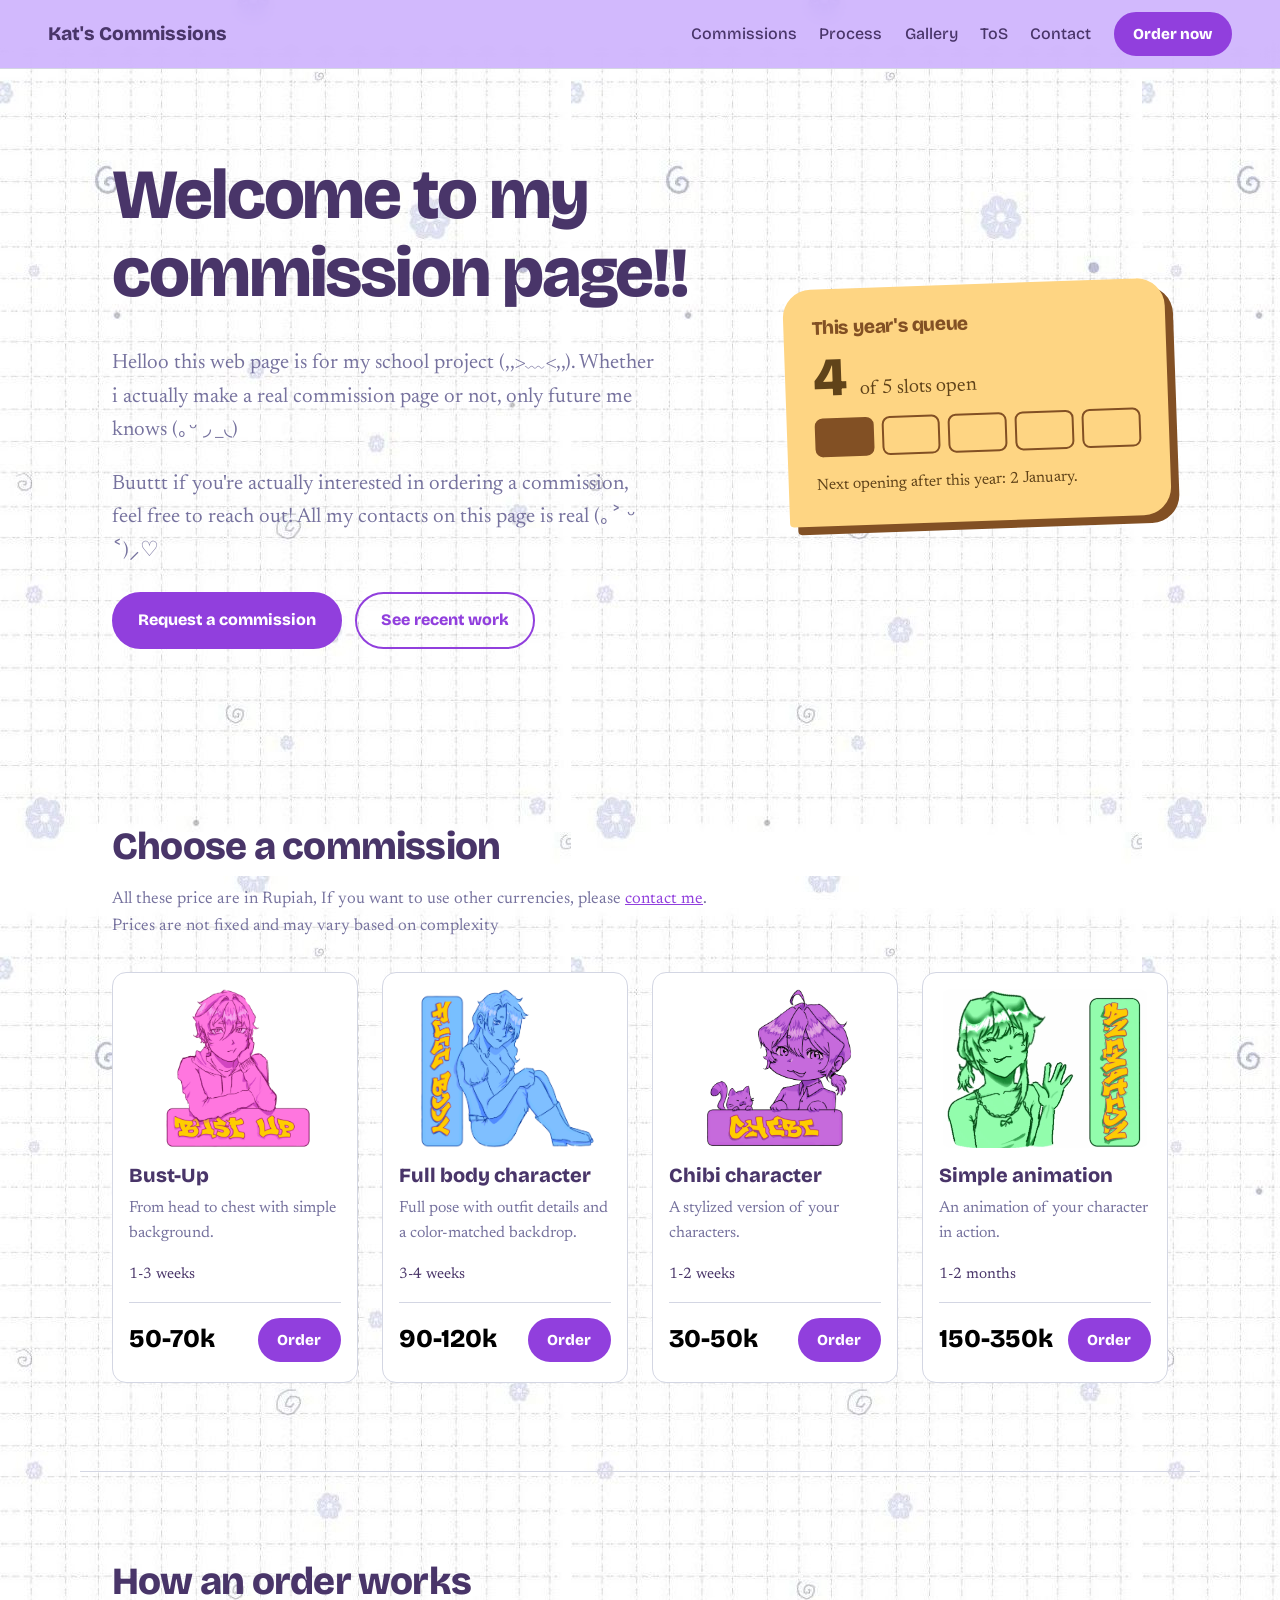
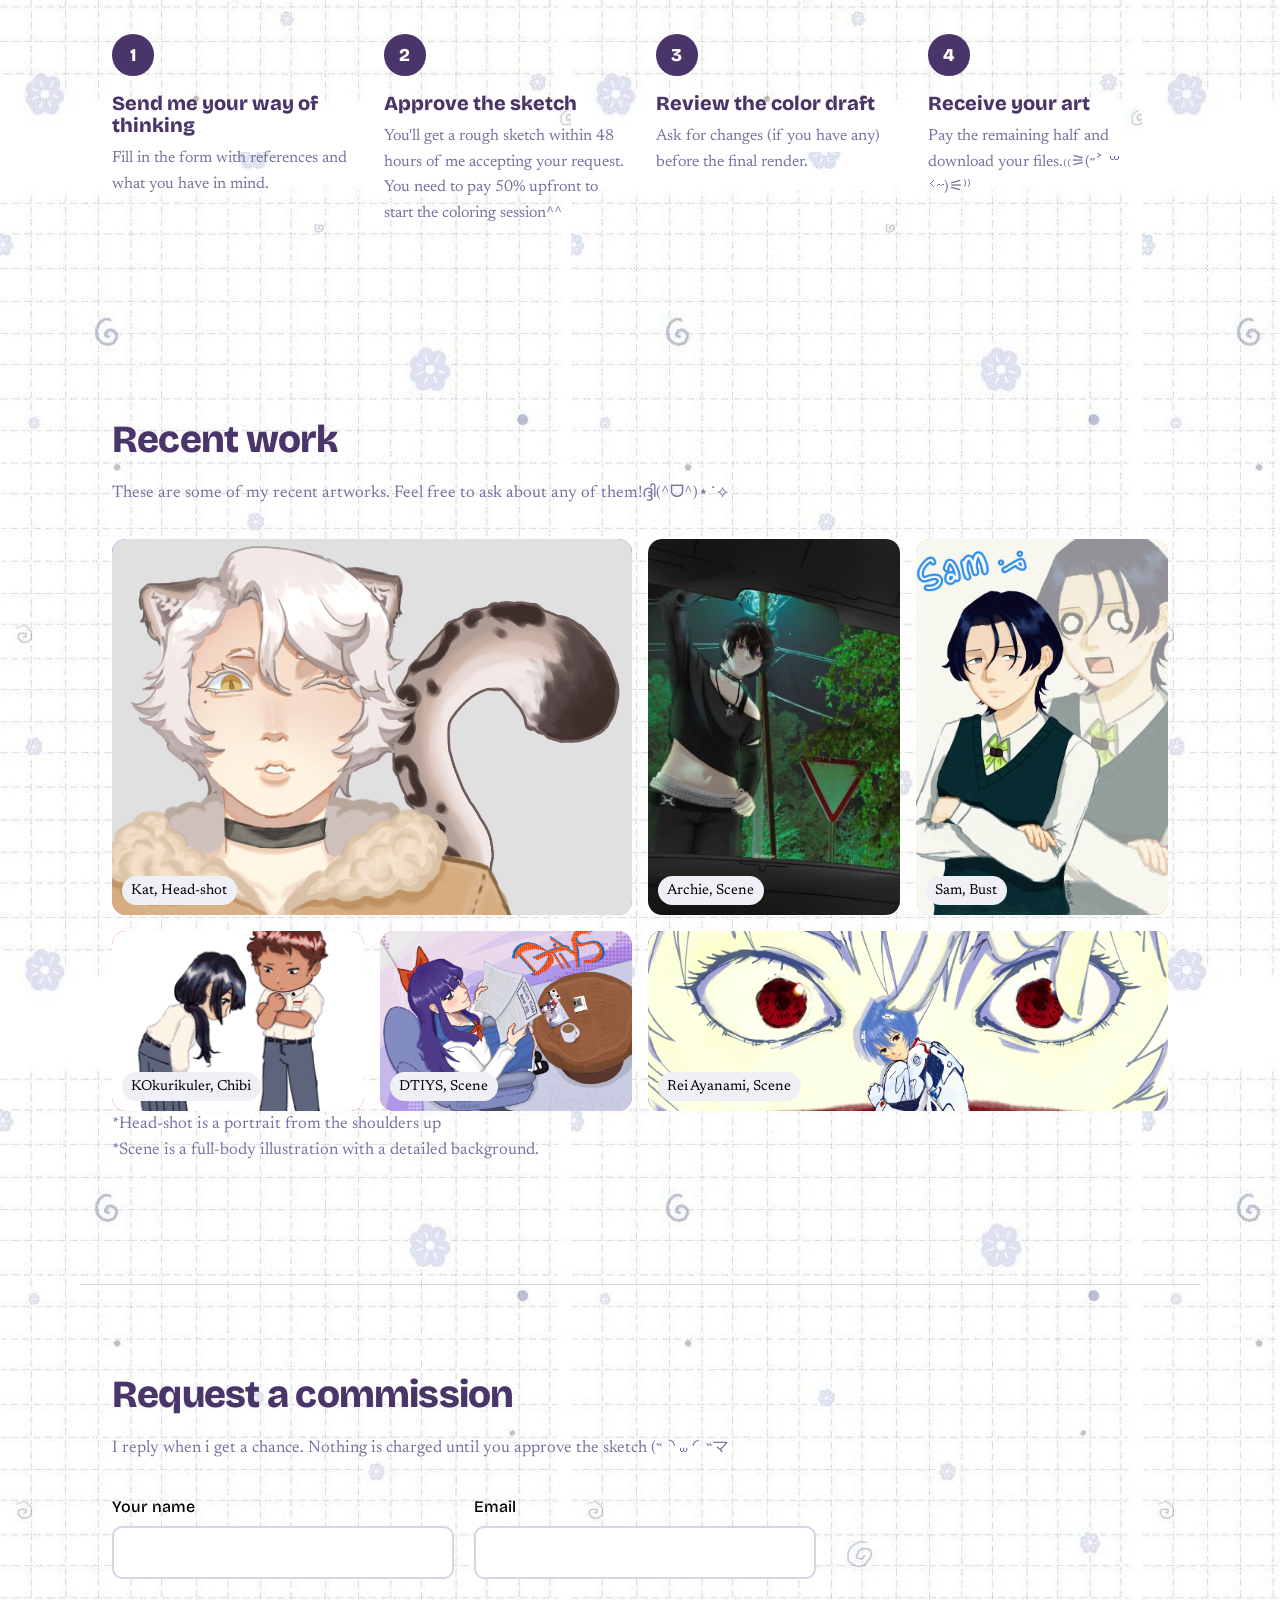
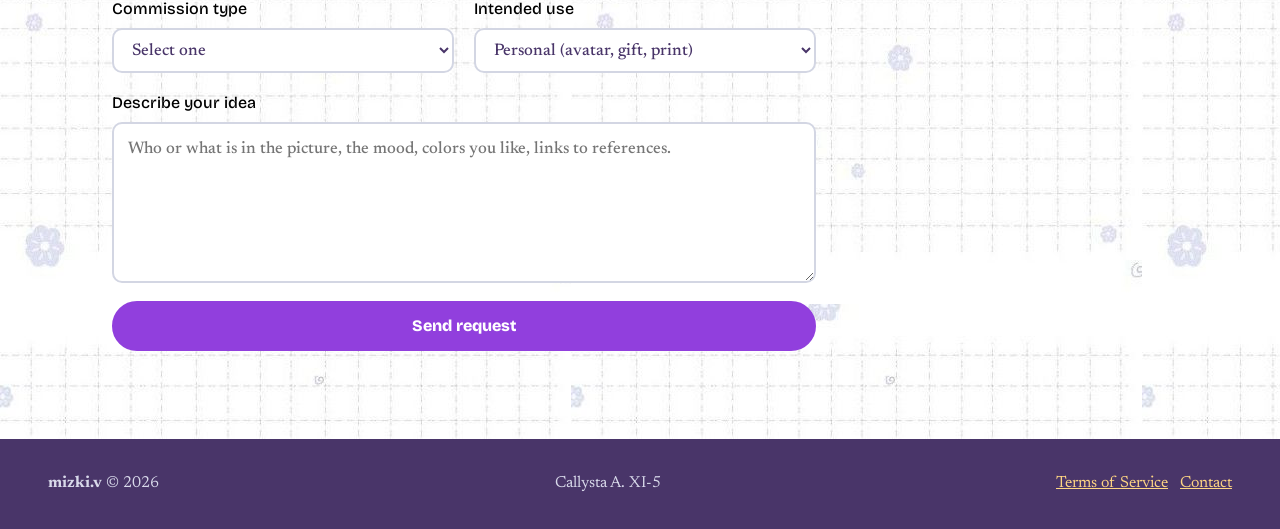
<file: hi/index.html>
<!DOCTYPE html>
<html lang="en">
<head>
  <meta charset="UTF-8">
  <meta name="viewport" content="width=device-width, initial-scale=1">
  <title>Kat's Commissions | Custom Art Commissions</title>
  <meta name="description" content="Order custom portraits, character art and illustrations. Clear prices, clear timelines.">
  <link rel="preconnect" href="https://fonts.googleapis.com">
  <link rel="preconnect" href="https://fonts.gstatic.com" crossorigin>
  <link href="https://fonts.googleapis.com/css2?family=Bricolage+Grotesque:opsz,wght@12..96,500;12..96,800&family=Newsreader:opsz,wght@6..72,400;6..72,500&display=swap" rel="stylesheet">
  <link rel="stylesheet" href="style.css">
</head>
<body>

<header class="site-header">
  <a class="logo" href="#top">Kat's Commissions</a>
  <nav aria-label="Main">
    <a href="#commissions">Commissions</a>
    <a href="#process">Process</a>
    <a href="#gallery">Gallery</a>
    <a href="terms.html">ToS</a>
    <a href="contact.html">Contact</a>
    <a class="btn btn-small" href="#order">Order now</a>
  </nav>
</header>

<main id="top">

  <!-- Hero -->
  <section class="hero">
    <div class="hero-text">
      <h1>Welcome to my commission page!!</h1>
      <p class="lead">Helloo this web page is for my school project (,,>﹏<,,).
        Whether i actually make a real commission page or not, only future me knows
        (｡ᵕ ◞ _◟) </p>
      <p class="lead">Buuttt if you're actually interested in ordering a commission, feel free to reach out! All my contacts on this page is real (｡˃ ᵕ ˂)⸝♡</p>
      <div class="hero-actions">
        <a class="btn" href="#order">Request a commission</a>
        <a class="btn btn-ghost" href="#gallery">See recent work</a>
      </div>
    </div>

    <aside class="slots" aria-label="Commission availability">
      <h2>This year's queue</h2>
      <p class="slots-count"><strong>4</strong> of 5 slots open</p>
      <ul class="slot-row" aria-hidden="true">
        <li class="taken"></li><li></li>
        <li></li><li></li><li></li>
      </ul>
      <p class="slots-note">Next opening after this year: 2 January.</p>
    </aside>
  </section>

  <!-- Store -->
  <section class="section" id="commissions">
    <div class="section-head">
      <h2>Choose a commission</h2>
      <p>All these price are in Rupiah, If you want to use other currencies, please <a href="contact.html">contact me</a>.
        Prices are not fixed and may vary based on complexity
      </p>
    </div>

    <div class="products">
      <article class="product">
        <div class="product-image"><img src="images/Untitled130_20261008133637.png" alt="Sample bust portrait"></div>
        <h3>Bust-Up</h3>
        <p>From head to chest with simple background.</p>
        <p class="meta">1-3 weeks</p>
        <div class="buy">
          <span class="price">50-70k</span>
          <a class="btn btn-small" href="#order">Order</a>
        </div>
      </article>

      <article class="product">
        <div class="product-image"><img src="images/Untitled130_20261008133610 (1).png" alt="Sample full body character"></div>
        <h3>Full body character</h3>
        <p>Full pose with outfit details and a color-matched backdrop.</p>
        <p class="meta">3-4 weeks</p>
        <div class="buy">
          <span class="price">90-120k</span>
          <a class="btn btn-small" href="#order">Order</a>
        </div>
      </article>

      <article class="product">
        <div class="product-image"><img src="images/Untitled130_20261008133644.png" alt="Sample chibi character"></div>
        <h3>Chibi character</h3>
        <p>A stylized version of your characters.</p>
        <p class="meta">1-2 weeks</p>
        <div class="buy">
          <span class="price">30-50k</span>
          <a class="btn btn-small" href="#order">Order</a>
        </div>
      </article>

      <article class="product">
        <div class="product-image"><img src="images/dez.gif" alt="Sample simple animation"></div>
        <h3>Simple animation</h3>
        <p>An animation of your character in action.</p>
        <p class="meta">1-2 months</p>
        <div class="buy">
          <span class="price">150-350k</span>
          <a class="btn btn-small" href="#order">Order</a>
        </div>
      </article>
    </div>
  </section>

  <!-- Process: this is a real sequence, so numbers make sense -->
  <section class="section process" id="process">
    <div class="section-head">
      <h2>How an order works</h2>
    </div>
    <ol class="steps">
      <li>
        <h3>Send me your way of thinking</h3>
        <p>Fill in the form with references and what you have in mind.</p>
      </li>
      <li>
        <h3>Approve the sketch</h3>
        <p>You'll get a rough sketch within 48 hours of me accepting your request. You need to pay 50% upfront to start the coloring session^^</p>
      </li>
      <li>
        <h3>Review the color draft</h3>
        <p>Ask for changes (if you have any) before the final render.</p>
      </li>
      <li>
        <h3>Receive your art</h3>
        <p>Pay the remaining half and download your files.₍₍⚞(˶˃ ꒳ ˂˶)⚟⁾⁾</p>
      </li>
    </ol>
  </section>

  <!-- Gallery -->
  <section class="section" id="gallery">
    <div class="section-head">
      <h2>Recent work</h2>
      <p>These are some of my recent artworks. Feel free to ask about any of them!ദ്ദി(^ᗜ^)⋆˙⟡</p>
    </div>
    <div class="gallery">
      <figure class="g1"><img src="images/Untitled72.png" alt="Kat, Head-shot"><figcaption>Kat, Head-shot</figcaption></figure>
      <figure class="g2"><img src="images/Untitled77_20261006210935.png" alt="Archie, Scene"><figcaption>Archie, Scene</figcaption></figure>
      <figure class="g3"><img src="images/Untitled131_20261007002726.png" alt="KOkurikuler, Chibi"><figcaption>KOkurikuler, Chibi</figcaption></figure>
      <figure class="g4"><img src="images/Untitled83.png" alt="Sam, Bust"><figcaption>Sam, Bust</figcaption></figure>
      <figure class="g5"><img src="images/Untitled22.png" alt="Rei Ayanami, Scene"><figcaption>Rei Ayanami, Scene</figcaption></figure>
      <figure class="g6"><img src="images/Untitled36.png" alt="DTIYS, Scene"><figcaption>DTIYS, Scene</figcaption></figure>
    </div>
    <div class="section-head">
      <p>*Head-shot is a portrait from the shoulders up</p>
      <p>*Scene is a full-body illustration with a detailed background.</p>
    </div>
  </section>

  <!-- Order form -->
  <section class="section order" id="order">
    <div class="section-head">
      <h2>Request a commission</h2>
      <p>I reply when i get a chance. Nothing is charged until you approve the sketch (˵◝ ⩊ ◜˵マ</p>
    </div>

    <form class="form" action="#" method="post">
      <label>Your name
        <input type="text" name="name" required autocomplete="name">
      </label>
      <label>Email
        <input type="email" name="email" required autocomplete="email">
      </label>
      <label>Commission type
        <select name="type" required>
          <option value="">Select one</option>
          <option>Bust portrait, 50-70k</option>
          <option>Full body character, 90-120k</option>
          <option>Chibi character, 30-50k</option>
          <option>Simple animation, 150-350k</option>
        </select>
      </label>
      <label>Intended use
        <select name="use">
          <option>Personal (avatar, gift, print)</option>
          <option>Commercial (+50% fee)</option>
        </select>
      </label>
      <label class="wide">Describe your idea
        <textarea name="brief" rows="5" required placeholder="Who or what is in the picture, the mood, colors you like, links to references."></textarea>
      </label>
      <button class="btn wide" type="submit">Send request</button>
    </form>
  </section>

</main>

<footer class="site-footer">
  <p><strong>mizki.v</strong> &copy; 2026</p>
  <p> Callysta A. XI-5 </p>
  <p><a href="terms.html">Terms of Service</a> &nbsp; <a href="contact.html">Contact</a></p>
</footer>

</body>
</html>
</file>
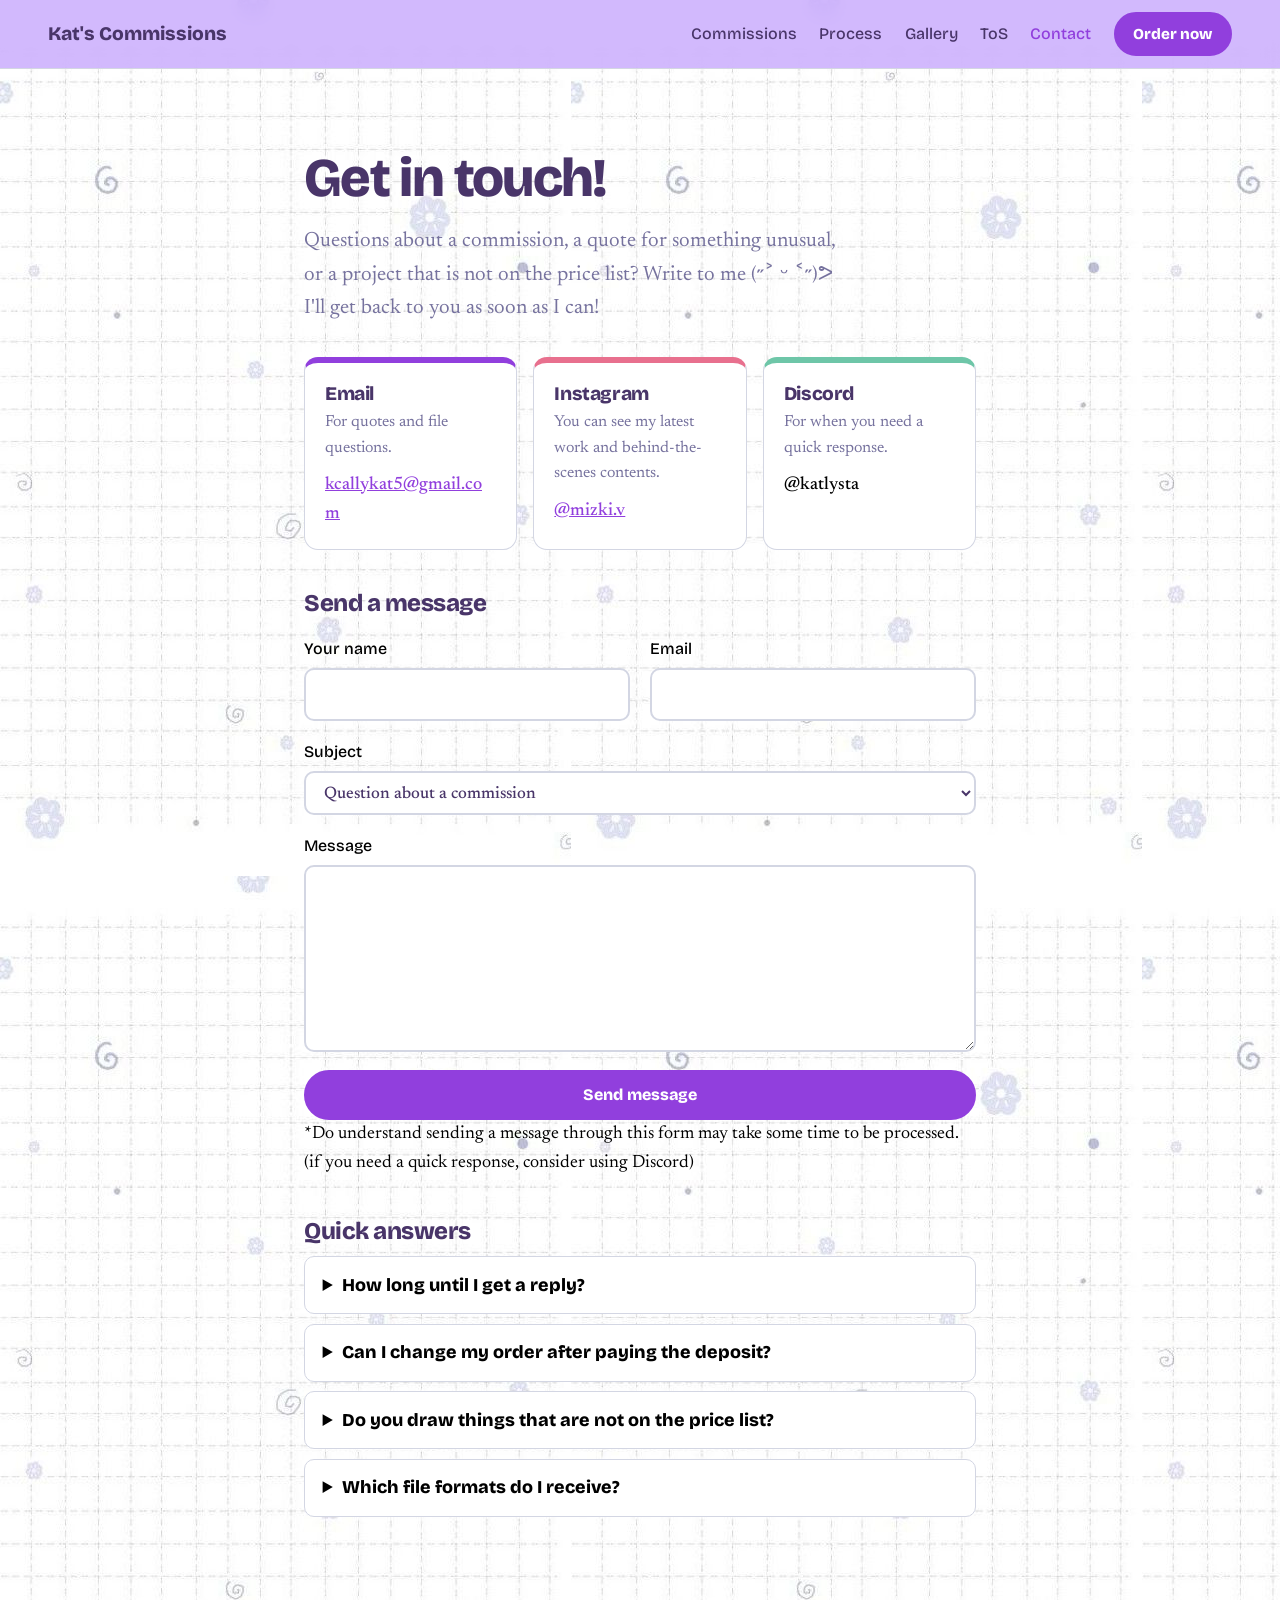
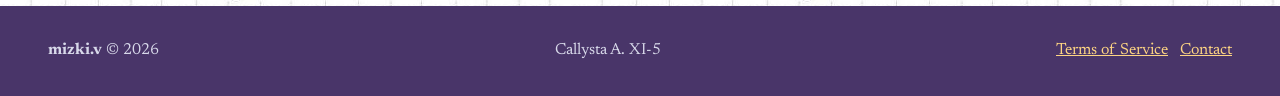
<file: hi/contact.html>
<!DOCTYPE html>
<html lang="en">
<head>
  <meta charset="UTF-8">
  <meta name="viewport" content="width=device-width, initial-scale=1">
  <title>Contact | Kat's Commissions</title>
  <link rel="preconnect" href="https://fonts.googleapis.com">
  <link rel="preconnect" href="https://fonts.gstatic.com" crossorigin>
  <link href="https://fonts.googleapis.com/css2?family=Bricolage+Grotesque:opsz,wght@12..96,500;12..96,800&family=Newsreader:opsz,wght@6..72,400;6..72,500&display=swap" rel="stylesheet">
  <link rel="stylesheet" href="style.css">
</head>
<body>

<header class="site-header">
  <a class="logo" href="index.html">Kat's Commissions</a>
  <nav aria-label="Main">
    <a href="index.html#commissions">Commissions</a>
    <a href="index.html#process">Process</a>
    <a href="index.html#gallery">Gallery</a>
    <a href="terms.html">ToS</a>
    <a href="contact.html" aria-current="page">Contact</a>
    <a class="btn btn-small" href="index.html#order">Order now</a>
  </nav>
</header>

<main>
  <article class="page">
    <h1>Get in touch!</h1>
    <p class="lead">Questions about a commission, a quote for something unusual, or a project that is not on the price list? Write to me (˶˃ ᵕ ˂˶)ᕗ I'll get back to you as soon as I can!</p>

    <div class="contact-cards">
      <div class="contact-card">
        <h2>Email</h2>
        <p>For quotes and file questions.</p>
        <a href="mailto: kcallykat5@gmail.com">kcallykat5@gmail.com</a>
      </div>
      <div class="contact-card">
        <h2>Instagram</h2>
        <p>You can see my latest work and behind-the-scenes contents.</p>
        <a href="https://www.instagram.com/mizki.v">@mizki.v</a>
      </div>
      <div class="contact-card">
        <h2>Discord</h2>
        <p>For when you need a quick response.</p>
        <span>@katlysta</span>
      </div>
    </div>

    <section>
      <h2>Send a message</h2>
      <form class="form" action="#" method="post">
        <label>Your name
          <input type="text" name="name" required autocomplete="name">
        </label>
        <label>Email
          <input type="email" name="email" required autocomplete="email">
        </label>
        <label class="wide">Subject
          <select name="subject">
            <option>Question about a commission</option>
            <option>Custom quote</option>
            <option>Problem with an existing order</option>
            <option>Something else</option>
          </select>
        </label>
        <label class="wide">Message
          <textarea name="message" rows="6" required></textarea>
        </label>
        <button class="btn wide" type="submit">Send message</button>
      </form>
      <p>*Do understand sending a message through this form may take some time to be processed. (if you need a quick response, consider using Discord)</p>
    </section>

    <section>
      <h2>Quick answers</h2>
      <details>
        <summary>How long until I get a reply?</summary>
        <p>As soon as i get it to it, usually within 48 hours.</p>
      </details>
      <details>
        <summary>Can I change my order after paying the deposit?</summary>
        <p>Small details, yes. Bigger changes may cost extra. See the revisions section in the <a href="terms.html#revisions">Terms of Service</a>.</p>
      </details>
      <details>
        <summary>Do you draw things that are not on the price list?</summary>
        <p>Depends.. Send a description and I will quote you, for example for book covers, group scenes or character sheets.</p>
      </details>
      <details>
        <summary>Which file formats do I receive?</summary>
        <p>A high-resolution PNG, plus a smaller version for social media. Print-ready files are available on request.</p>
      </details>
    </section>
  </article>
</main>

<footer class="site-footer">
  <p><strong>mizki.v</strong> &copy; 2026</p>
  <p> Callysta A. XI-5 </p>
  <p><a href="terms.html">Terms of Service</a> &nbsp; <a href="contact.html">Contact</a></p>
</footer>

</body>
</html>
</file>
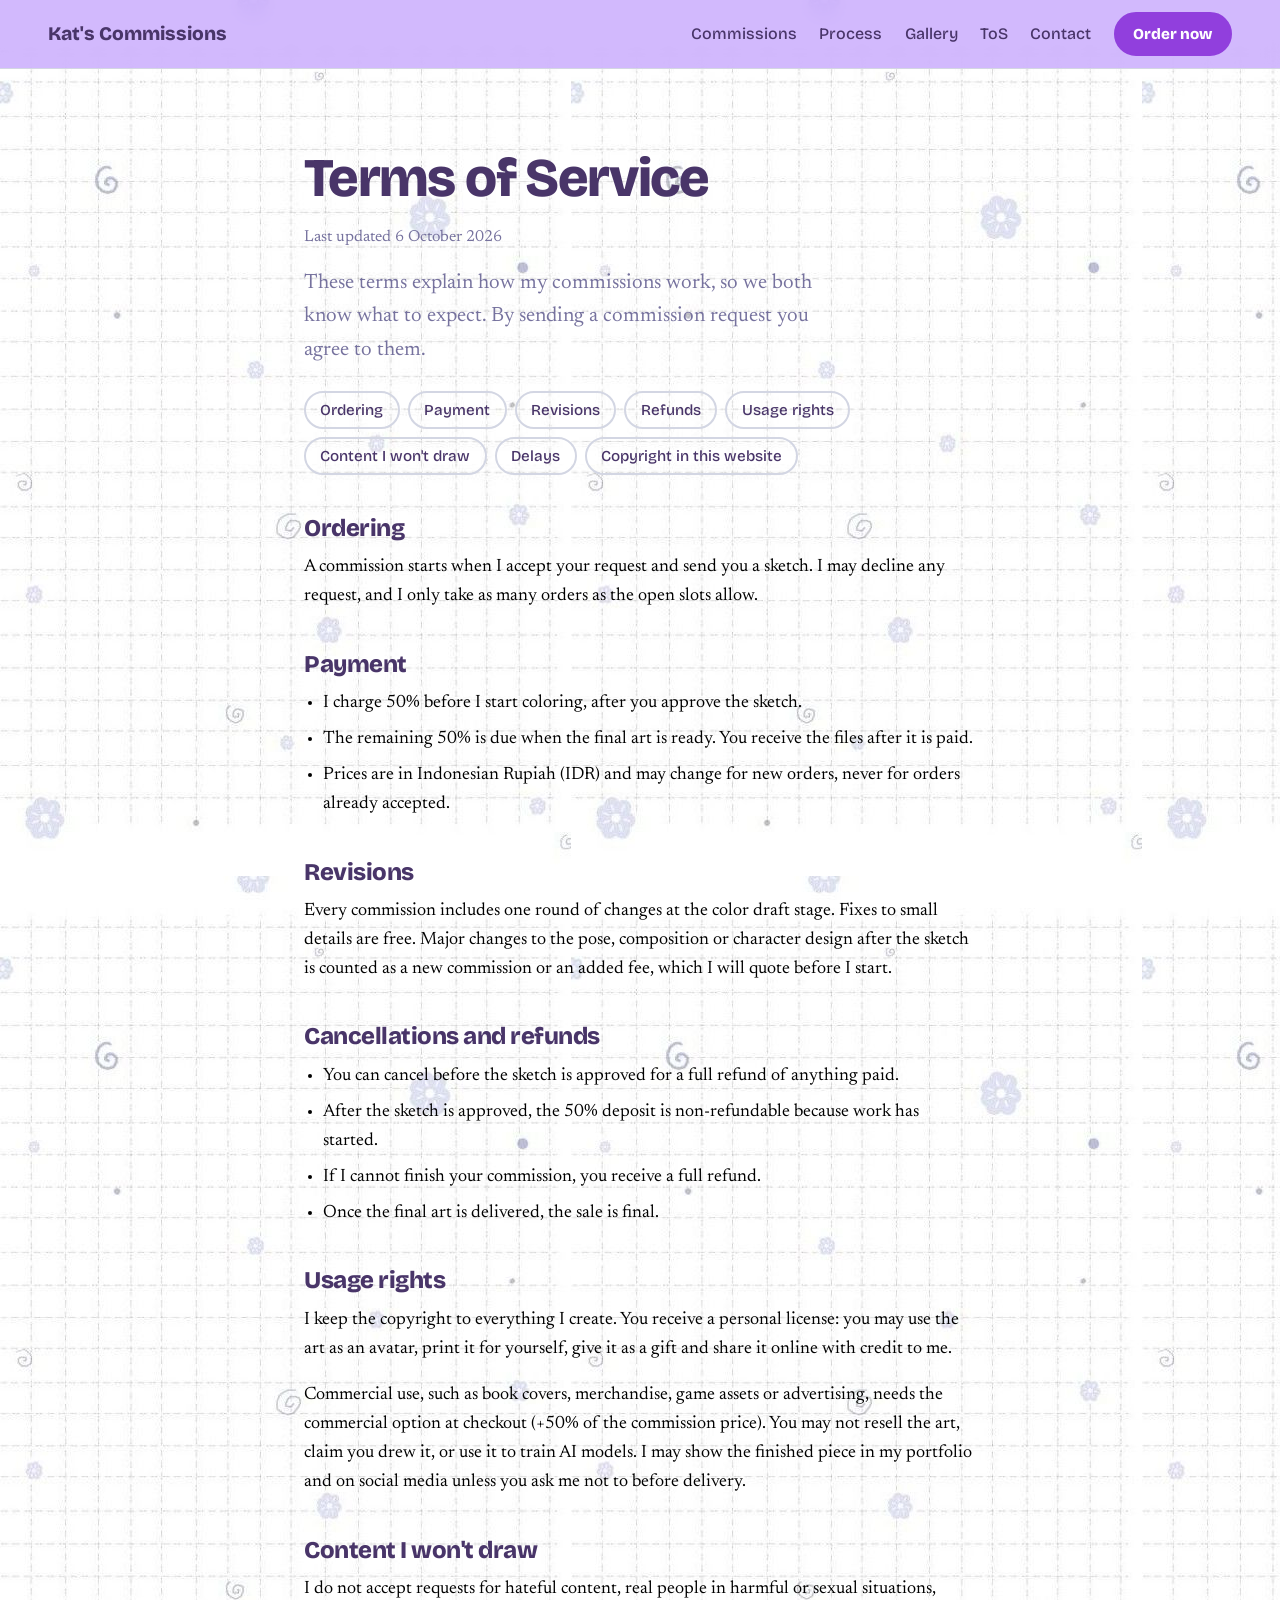
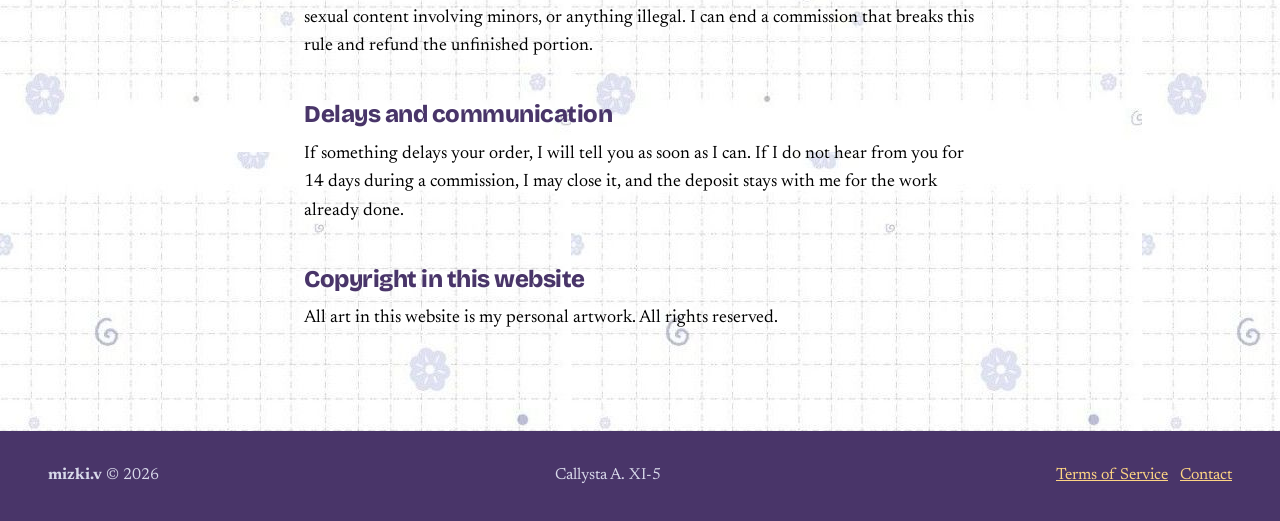
<file: hi/terms.html>
<!DOCTYPE html>
<html lang="en">
<head>
  <meta charset="UTF-8">
  <meta name="viewport" content="width=device-width, initial-scale=1">
  <title>Terms of Service | Kat's Commissions</title>
  <link rel="preconnect" href="https://fonts.googleapis.com">
  <link rel="preconnect" href="https://fonts.gstatic.com" crossorigin>
  <link href="https://fonts.googleapis.com/css2?family=Bricolage+Grotesque:opsz,wght@12..96,500;12..96,800&family=Newsreader:opsz,wght@6..72,400;6..72,500&display=swap" rel="stylesheet">
  <link rel="stylesheet" href="style.css">
</head>
<body>

<header class="site-header">
  <a class="logo" href="index.html">Kat's Commissions</a>
  <nav aria-label="Main">
    <a href="index.html#commissions">Commissions</a>
    <a href="index.html#process">Process</a>
    <a href="index.html#gallery">Gallery</a>
    <a href="terms.html">ToS</a>
    <a href="contact.html">Contact</a>
    <a class="btn btn-small" href="index.html#order">Order now</a>
  </nav>
</header>

<main>
  <article class="page">
    <h1>Terms of Service</h1>
    <p class="updated">Last updated 6 October 2026</p>
    <p class="lead">These terms explain how my commissions work, so we both know what to expect. By sending a commission request you agree to them.</p>

    <nav class="toc" aria-label="On this page">
      <a href="#ordering">Ordering</a>
      <a href="#payment">Payment</a>
      <a href="#revisions">Revisions</a>
      <a href="#refunds">Refunds</a>
      <a href="#rights">Usage rights</a>
      <a href="#content">Content I won't draw</a>
      <a href="#delays">Delays</a>
    <a href="#copyright">Copyright in this website</a>
    </nav>

    <section id="ordering">
      <h2>Ordering</h2>
      <p>A commission starts when I accept your request and send you a sketch. I may decline any request, and I only take as many orders as the open slots allow. 

    <section id="payment">
      <h2>Payment</h2>
      <ul>
        <li>I charge 50% before I start coloring, after you approve the sketch.</li>
        <li>The remaining 50% is due when the final art is ready. You receive the files after it is paid.</li>
        <li>Prices are in Indonesian Rupiah (IDR) and may change for new orders, never for orders already accepted.</li>
      </ul>
    </section>

    <section id="revisions">
      <h2>Revisions</h2>
      <p>Every commission includes one round of changes at the color draft stage. Fixes to small details are free. Major changes to the pose, composition or character design after the sketch is counted as a new commission or an added fee, which I will quote before I start.</p>
    </section>

    <section id="refunds">
      <h2>Cancellations and refunds</h2>
      <ul>
        <li>You can cancel before the sketch is approved for a full refund of anything paid.</li>
        <li>After the sketch is approved, the 50% deposit is non-refundable because work has started.</li>
        <li>If I cannot finish your commission, you receive a full refund.</li>
        <li>Once the final art is delivered, the sale is final.</li>
      </ul>
    </section>

    <section id="rights">
      <h2>Usage rights</h2>
      <p>I keep the copyright to everything I create. You receive a personal license: you may use the art as an avatar, print it for yourself, give it as a gift and share it online with credit to me.</p>
      <p>Commercial use, such as book covers, merchandise, game assets or advertising, needs the commercial option at checkout (+50% of the commission price). You may not resell the art, claim you drew it, or use it to train AI models. I may show the finished piece in my portfolio and on social media unless you ask me not to before delivery.</p>
    </section>

    <section id="content">
      <h2>Content I won't draw</h2>
      <p>I do not accept requests for hateful content, real people in harmful or sexual situations, sexual content involving minors, or anything illegal. I can end a commission that breaks this rule and refund the unfinished portion.</p>
    </section>

    <section id="delays">
      <h2>Delays and communication</h2>
      <p>If something delays your order, I will tell you as soon as I can. If I do not hear from you for 14 days during a commission, I may close it, and the deposit stays with me for the work already done.</p>
    </section>

    <section id="copyright">
      <h2>Copyright in this website</h2>
      <p>All art in this website is my personal artwork. All rights reserved.</p>
    </section>
  </article>
</main>

<footer class="site-footer">
  <p><strong>mizki.v</strong> &copy; 2026</p>
  <p> Callysta A. XI-5 </p>
  <p><a href="terms.html">Terms of Service</a> &nbsp; <a href="contact.html">Contact</a></p>
</footer>

</body>
</html>
</file>
<file: hi/style.css>
/* Palette: gouache pigments on cool paper */
:root {
  --paper: #eef0f5;
  --card: #ffffff;
  --ink: #493569;
  --muted: #76729e;
  --ultramarine: #913fdd;
  --marigold: #fed583;
  --rose: #e8708e;
  --mint: #6ec6a8;
  --line: #d3d6e3;
  --yum: #825024;
  --yim: #604319;
  --radius: 14px;
} 
  img { width: 100%; height: auto; border-radius: var(--radius); margin-bottom: 1rem; }

*, *::before, *::after { box-sizing: border-box; }

html { scroll-behavior: smooth; scroll-padding-top: 5rem; }

body {
  margin: 0;
  background: var(--paper);
  background-image: url(images/download\ \(4\).jpg);
  font-family: "Newsreader", Georgia, serif;
  font-size: 1.125rem;
  line-height: 1.6;
}

h1, h2, h3, .logo, .btn, .price, label {
  font-family: "Bricolage Grotesque", "Helvetica Neue", Arial, sans-serif;
}

h1, h2, h3 { line-height: 1.1; margin: 0 0 .5em; color: var(--ink); }
h1 { font-size: clamp(2.4rem, 6vw, 4.4rem); font-weight: 800; letter-spacing: -.03em; }
h2 { font-size: clamp(1.7rem, 3.5vw, 2.4rem); font-weight: 800; letter-spacing: -.02em; }
h3 { font-size: 1.25rem; font-weight: 800; }
p { margin: 0 0 1em; }
a { color: var(--ultramarine); }

:focus-visible {
  outline: 3px solid var(--ultramarine);
  outline-offset: 3px;
}

/* Header */
.site-header {
  position: sticky; top: 0; z-index: 10;
  display: flex; justify-content: space-between; align-items: center;
  padding: .75rem clamp(1rem, 4vw, 3rem);
  background: rgba(199, 168, 253, 0.8);
  backdrop-filter: blur(8px);
  border-bottom: 1px solid var(--line);
}
.logo { font-weight: 800; font-size: 1.2rem; color: var(--ink); text-decoration: none; }
.site-header nav { display: flex; align-items: center; gap: 1.4rem; }
.site-header nav a:not(.btn) {
  font-family: "Bricolage Grotesque", sans-serif;
  font-weight: 500; font-size: 1rem; color: var(--ink); text-decoration: none;
}
.site-header nav a:not(.btn):hover { color: var(--ultramarine); }

/* Buttons */
.btn {
  display: inline-block;
  padding: .85rem 1.5rem;
  background: var(--ultramarine);
  color: #fff;
  border: 2px solid var(--ultramarine);
  border-radius: 999px;
  font-weight: 800; font-size: 1rem;
  text-decoration: none; cursor: pointer;
  transition: background .15s, color .15s;
}
.btn:hover { background: var(--ink); border-color: var(--ink); }
.btn-small { padding: .5rem 1.1rem; font-size: .95rem; }
.btn-ghost { background: transparent; color: var(--ultramarine); }
.btn-ghost:hover { background: var(--ultramarine); border-color: var(--ultramarine); color: #fff; }

/* Layout helpers */
.section, .hero {
  max-width: 1120px;
  margin: 0 auto;
  padding: clamp(3rem, 8vw, 5.5rem) clamp(1rem, 4vw, 2rem);
}
.section-head { max-width: 40rem; margin-bottom: 2rem; }
.section-head p { color: var(--muted); margin-bottom: 0; font-size: 1.05rem; }

/* Hero */
.hero {
  display: grid;
  grid-template-columns: 1.6fr 1fr;
  gap: clamp(2rem, 5vw, 4rem);
  align-items: center;
}
.lead { font-size: 1.3rem; max-width: 34rem; color: var(--muted); }
.hero-actions { display: flex; flex-wrap: wrap; gap: .8rem; margin-top: 1.5rem; }

/* Availability card: the one memorable element */
.slots {
  background: var(--marigold);
  border-radius: 28px 28px 28px 4px;
  padding: 1.75rem;
  transform: rotate(-2deg);
  box-shadow: 8px 8px 0 var(--yum);
}
.slots h2 { font-size: 1.2rem; margin-bottom: .75rem; color: var(--yum); }
.slots-count { font-size: 1.25rem; margin-bottom: .75rem; color: var(--yim); }
.slots-count strong {
  font-family: "Bricolage Grotesque", sans-serif; 
  color: var(--yim);
  font-size: 3.4rem; font-weight: 800; line-height: 1;
  margin-right: .15em;
}
.slot-row { display: flex; gap: .5rem; list-style: none; padding: 0; margin: 0 0 1rem; color: var(--yim); font-size: 1.2rem; font-weight: 800; }
.slot-row li {
  flex: 1; height: 2.4rem;
  border: 2.5px solid var(--yum);
  border-radius: 8px;
  background: transparent;
}
.slot-row li.taken { background: var(--yum); }
.slots-note { font-size: 1rem; margin: 0; color: var(--yim); }

/* Product cards */
.products {
  display: grid;
  grid-template-columns: repeat(auto-fill, minmax(240px, 1fr));
  gap: 1.5rem;}

.product {
  display: flex; flex-direction: column;
  background: var(--card);
  border: 1px solid var(--line);
  border-radius: var(--radius);
  padding: 1rem 1rem 1.25rem; }

.product-image {
  aspect-ratio: 4 / 3;
  margin-bottom: 1rem;
  overflow: hidden;
  border-radius: var(--radius);
  background: #fff;
}
.product-image img {
  display: block;
  width: 100%;
  height: 100%;
  object-fit: contain;
}

.product p { font-size: 1rem; color: var(--muted);
 img { width: 100%; height: auto; border-radius: var(--radius); margin-bottom: 1rem; } }
.product .meta { margin-top: auto; font-size: .95rem; color: var(--ink); 
}
.thumb {
  aspect-ratio: 4 / 3;
  border-radius: 8px;
  margin-bottom: 1rem; }

.buy {
  display: flex; justify-content: space-between; align-items: center;
  padding-top: .9rem; border-top: 1px solid var(--line);
}
.price { font-size: 1.6rem; font-weight: 800; }

/* Process */
.process { border-top: 1px solid var(--line); }
.steps {
  list-style: none; padding: 0; margin: 0;
  display: grid;
  grid-template-columns: repeat(auto-fit, minmax(220px, 1fr));
  gap: 2rem;
  counter-reset: step;
}
.steps li { counter-increment: step; }
.steps li::before {
  content: counter(step);
  display: grid; place-items: center;
  width: 2.6rem; height: 2.6rem; margin-bottom: 1rem;
  background: var(--ink); color: #fff;
  border-radius: 50%;
  font-family: "Bricolage Grotesque", sans-serif; font-weight: 800;
}
.steps p { color: var(--muted); font-size: 1rem; }

/* Gallery */
.gallery {
  display: grid;
  grid-template-columns: repeat(4, 1fr);
  grid-auto-rows: 180px;
  gap: 1rem;
}
.gallery figure {
  margin: 0; position: relative; overflow: hidden;
  border-radius: var(--radius);
  img { width: 100%; height: 100%; object-fit: cover; display: block; }
}
.gallery figcaption {
  position: absolute; left: .6rem; bottom: .6rem;
  padding: .2rem .6rem;
  background: var(--paper); border-radius: 999px;
  font-size: .9rem;
}
.g1 { grid-column: span 2; grid-row: span 2; background: linear-gradient(to bottom, var(--ultramarine) 0 50%, var(--marigold) 50% 70%, var(--rose) 70%); }
.g2 { grid-row: span 2; background: radial-gradient(circle at 50% 30%, var(--marigold) 0 16%, transparent 17%), var(--mint); }
.g3 { grid-column: 1; grid-row: 3; background: var(--rose); }
.g4 { grid-row: span 2; background: radial-gradient(circle at 50% 50%, var(--ultramarine) 0 35%, transparent 36%), var(--marigold); }
.g5 { grid-column: 3 / span 2; grid-row: 3; background: linear-gradient(100deg, var(--ink), var(--ultramarine) 60%, var(--rose)); }
.g6 { grid-column: 2; grid-row: 3; background: var(--rose) }

/* Order form */
.order { border-top: 1px solid var(--line); }
.form {
  display: grid; grid-template-columns: 1fr 1fr; gap: 1.1rem 1.25rem;
  max-width: 44rem;
}
.form label { display: flex; flex-direction: column; gap: .4rem; font-weight: 500; font-size: 1rem; }
.form .wide { grid-column: 1 / -1; }
.form input, .form select, .form textarea {
  font: inherit; font-family: "Newsreader", Georgia, serif; font-size: 1.05rem;
  padding: .7rem .85rem;
  background: var(--card); color: var(--ink);
  border: 2px solid var(--line); border-radius: 10px;
}
.form input:focus, .form select:focus, .form textarea:focus {
  border-color: var(--ultramarine); outline: none;
}
.form textarea { resize: vertical; }

/* Footer */
.site-footer {
  display: flex; flex-wrap: wrap; justify-content: space-between; gap: .5rem 2rem;
  padding: 2rem clamp(1rem, 4vw, 3rem);
  background: var(--ink); color: #d8d9ea;
  font-size: 1rem;
}
.site-footer p { margin: 0; }
.site-footer a { color: var(--marigold); }

/* Tablet and mobile */
@media (max-width: 820px) {
  .hero { grid-template-columns: 1fr; }
  .slots { max-width: 22rem; }
  .gallery { grid-template-columns: repeat(2, 1fr); }
  .g1 { grid-column: span 2; }
  .g2 { grid-column: 1; grid-row: 3 / span 2; }
  .g3 { grid-column: 1; grid-row: 6; }
  .g4 { grid-column: 2; grid-row: 3 / span 2; }
  .g5 { grid-column: 1 / span 2; grid-row: 5; }
  .g6 { grid-column: 2; grid-row: 6; }
}
@media (max-width: 560px) {
  .site-header nav a:not(.btn) { display: none; }
  .form { grid-template-columns: 1fr; }
}

@media (prefers-reduced-motion: reduce) {
  html { scroll-behavior: auto; }
  .btn { transition: none; }
}

/* Inner pages (terms, contact) */
.page {
  max-width: 46rem;
  margin: 0 auto;
  padding: clamp(3rem, 8vw, 5rem) clamp(1rem, 4vw, 2rem);
}
.page h1 { font-size: clamp(2.2rem, 5vw, 3.4rem); margin-bottom: .3em; }
.page section { margin-top: 2.5rem; }
.page section h2 { font-size: 1.5rem; }
.page ul { padding-left: 1.2rem; margin: 0 0 1em; }
.page li { margin-bottom: .4em; }
.updated { color: var(--muted); font-size: 1rem; }

.toc {
  display: flex; flex-wrap: wrap; gap: .5rem;
  margin: 1.5rem 0 0;
}
.toc a {
  padding: .3rem .9rem;
  border: 2px solid var(--line);
  border-radius: 999px;
  font-family: "Bricolage Grotesque", sans-serif;
  font-size: .95rem; font-weight: 500;
  color: var(--ink); text-decoration: none;
}
.toc a:hover { border-color: var(--ultramarine); color: var(--ultramarine); }

.site-header nav a[aria-current="page"] { color: var(--ultramarine); }

/* Contact */
.contact-cards {
  display: grid;
  grid-template-columns: repeat(auto-fit, minmax(200px, 1fr));
  gap: 1rem;
  margin-top: 2rem;
}
.contact-card {
  background: var(--card);
  border: 1px solid var(--line);
  border-radius: var(--radius);
  padding: 1.25rem;
}
.contact-card:nth-child(1) { border-top: 6px solid var(--ultramarine); }
.contact-card:nth-child(2) { border-top: 6px solid var(--rose); }
.contact-card:nth-child(3) { border-top: 6px solid var(--mint); }
.contact-card h2 { font-size: 1.2rem; margin-bottom: .3em; }
.contact-card p { font-size: 1rem; color: var(--muted); margin-bottom: .6em; }
.contact-card a, .contact-card span { font-weight: 500; word-break: break-word; }

.page .form { margin-top: 1.25rem; }

details {
  background: var(--card);
  border: 1px solid var(--line);
  border-radius: 10px;
  margin-bottom: .6rem;
  padding: .85rem 1.1rem;
}
summary {
  cursor: pointer;
  font-family: "Bricolage Grotesque", sans-serif;
  font-weight: 800;
}
details[open] summary { margin-bottom: .5rem; }
details p { margin: 0; color: var(--muted); font-size: 1rem; }
</file>
